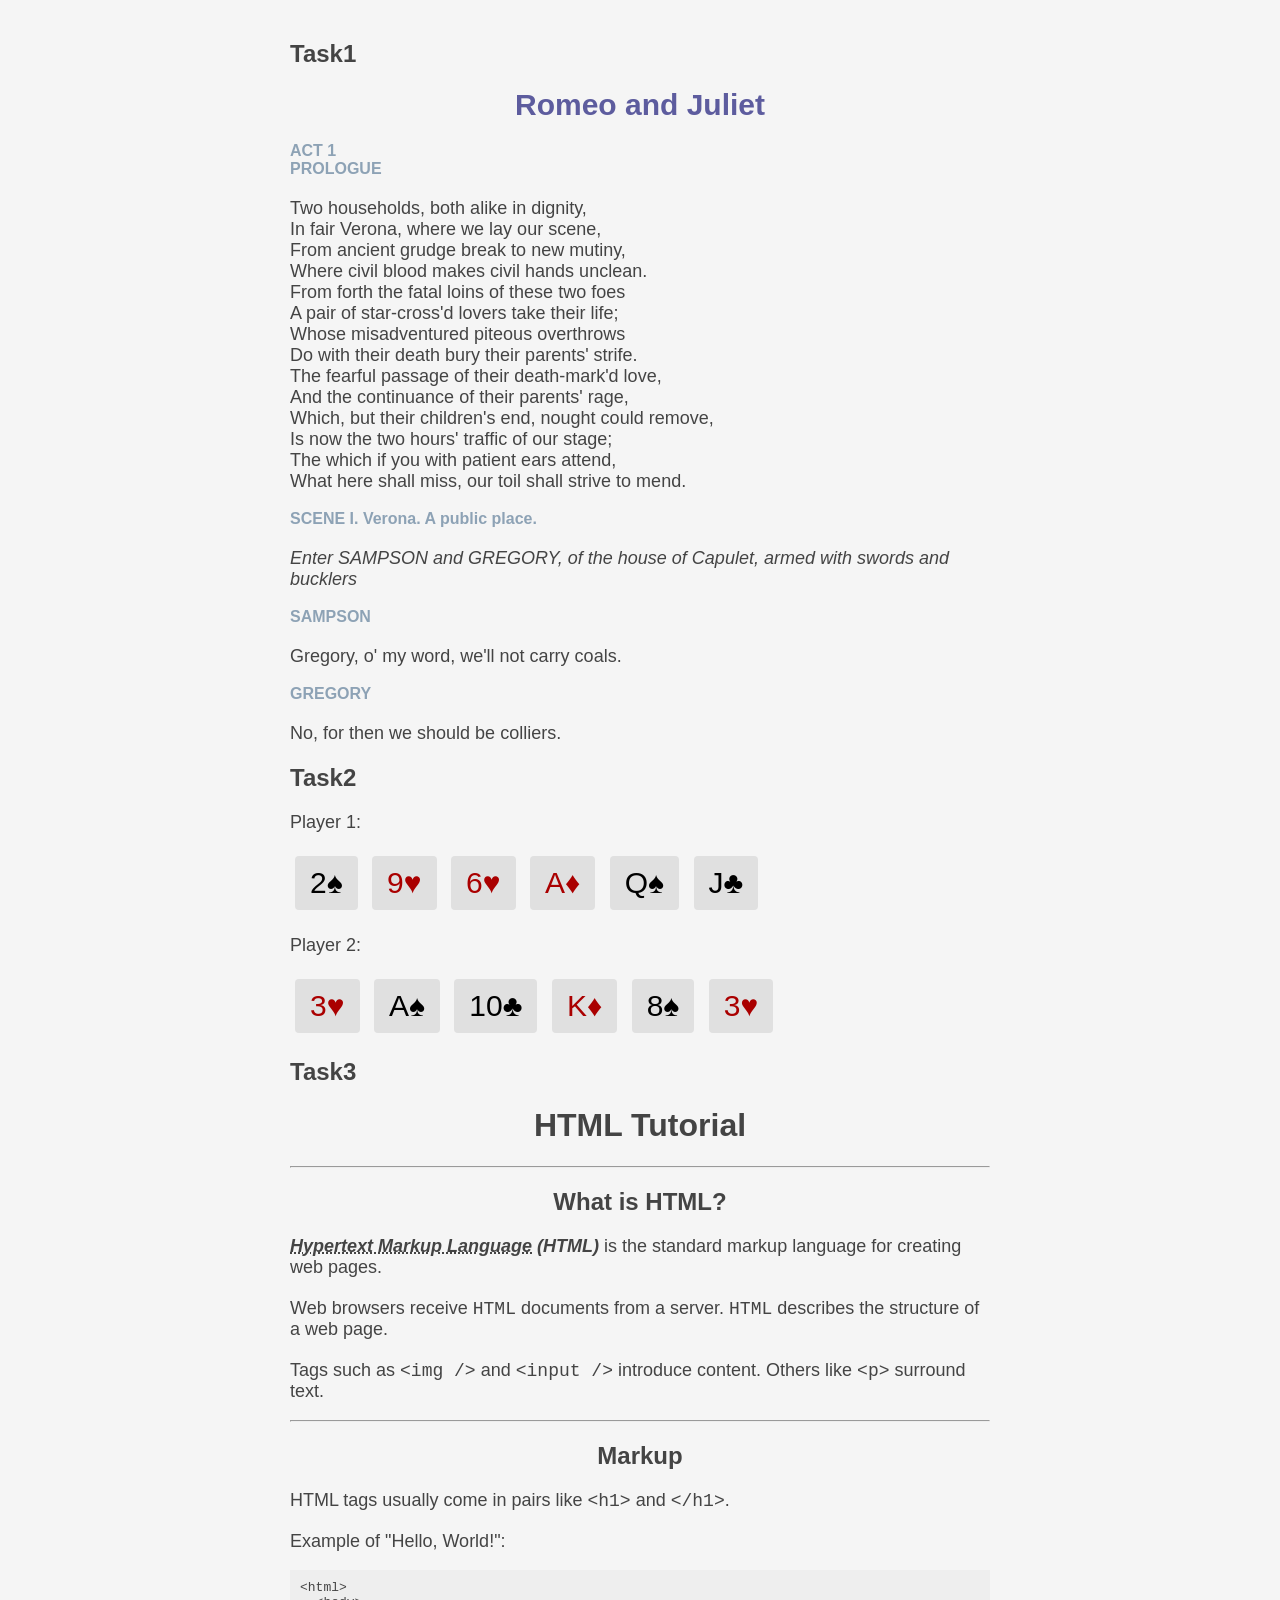
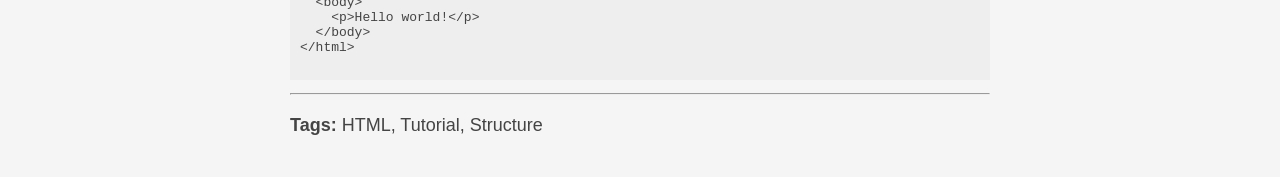
<file: index1.html>
<!DOCTYPE html>
<html lang="en">
<head>
    <meta charset="UTF-8">
    <meta name="viewport" content="width=device-width, initial-scale=1.0">
    <title>Document</title>

</head>
<body>
<style>
        .blue { color: #8da2b5; font-weight: bold;}
        
        .main-title { color: #5d5c9e; text-align: center; font-size: 30px; }

        body { color: #444444; font-family: sans-serif; }
    </style>
</head>
<body>
    <h2>Task1</h2>
    <h1 class="main-title">Romeo and Juliet</h1>

    <div class="blue">ACT 1</div>
    <div class="blue">PROLOGUE</div>

    <p>
        Two households, both alike in dignity,<br>
        In fair Verona, where we lay our scene,<br>
        From ancient grudge break to new mutiny,<br>
        Where civil blood makes civil hands unclean.<br>
        From forth the fatal loins of these two foes<br>
        A pair of star-cross'd lovers take their life;<br>
        Whose misadventured piteous overthrows<br>
        Do with their death bury their parents' strife.<br>
        The fearful passage of their death-mark'd love,<br>
        And the continuance of their parents' rage,<br>
        Which, but their children's end, nought could remove,<br>
        Is now the two hours' traffic of our stage;<br>
        The which if you with patient ears attend,<br>
        What here shall miss, our toil shall strive to mend.
    </p>

    <div class="blue">SCENE I. Verona. A public place.</div>

    <p><i>Enter SAMPSON and GREGORY, of the house of Capulet, armed with swords and bucklers</i></p>

    <div class="blue">SAMPSON</div>
    <p>Gregory, o' my word, we'll not carry coals.</p>

    <div class="blue">GREGORY</div>
    <p>No, for then we should be colliers.</p>








    
    <h2>Task2</h2>
    <title>Card game</title>
    <style>
        body { font-family: sans-serif; padding: 20px; background-color: #f5f5f5; }
        
        .card {
            background-color: #e0e0e0;
            padding: 10px 15px;
            margin: 5px;
            display: inline-block;
            font-size: 30px;
            border-radius: 4px;
        }

        .red { color: #a00; }

        .black { color: #000; }

        p { font-size: 18px; margin-top: 20px; }
    </style>
</head>
<body>

    
    <p>Player 1:</p>
    <div>
        <span class="card black">2&spades;</span>
        <span class="card red">9&hearts;</span>
        <span class="card red">6&hearts;</span>
        <span class="card red">A&diams;</span>
        <span class="card black">Q&spades;</span>
        <span class="card black">J&clubs;</span>
    </div>

    <p>Player 2:</p>
    <div>
        <span class="card red">3&hearts;</span>
        <span class="card black">A&spades;</span>
        <span class="card black">10&clubs;</span>
        <span class="card red">K&diams;</span>
        <span class="card black">8&spades;</span>
        <span class="card red">3&hearts;</span>
    </div>








    <h2>Task3</h2>
    <body style="font-family: sans-serif; max-width: 700px; margin: auto; padding: 20px;">

    <h1 style="text-align: center;">HTML Tutorial</h1>
    <hr>

    <h2 style="text-align: center;">What is HTML?</h2>

    <p>
        <strong><dfn><abbr title="Hypertext Markup Language">Hypertext Markup Language</abbr> (HTML)</dfn></strong> 
        is the standard markup language for creating web pages.
    </p>

    <p>
        Web browsers receive <code>HTML</code> documents from a server. 
        <code>HTML</code> describes the structure of a web page.
    </p>

    <p>
        Tags such as <code>&lt;img /&gt;</code> and <code>&lt;input /&gt;</code> 
        introduce content. Others like <code>&lt;p&gt;</code> surround text.
    </p>
    
    <hr>

    <h2 style="text-align: center;">Markup</h2>

    <p>
        HTML tags usually come in pairs like <code>&lt;h1&gt;</code> and <code>&lt;/h1&gt;</code>.
    </p>

    <p>Example of "Hello, World!":</p>

    <pre style="background-color: #eee; padding: 10px;">
&lt;html&gt;
  &lt;body&gt;
    &lt;p&gt;Hello world!&lt;/p&gt;
  &lt;/body&gt;
&lt;/html&gt;
    </pre>

    <hr>
    <p><strong>Tags:</strong> HTML, Tutorial, Structure</p>
</body>
</html>
</file>
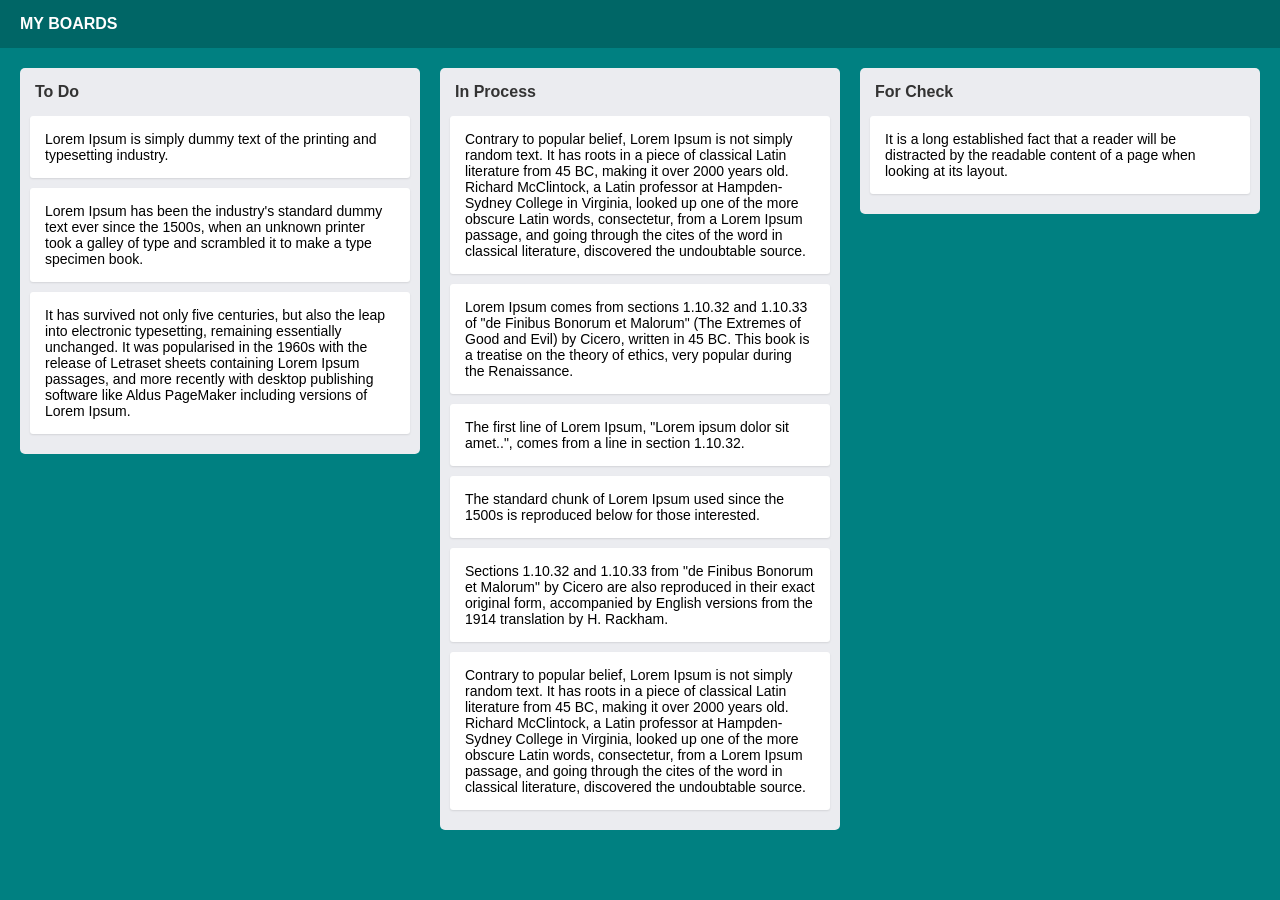
<file: indexhw10.html>
<!DOCTYPE html>
<html lang="uk">
<head>
    <meta charset="UTF-8">
    <title>Дошки завдань</title>
    <link rel="stylesheet" href="stylehw10.css">
</head>
<body>

    <header class="header">
        MY BOARDS
    </header>

    <main class="content-wrapper">
        <!-- Дошка 1 -->
        <section class="board">
            <h2 class="board-title">To Do</h2>
            <div class="tasks-container">
                <div class="task-card">Lorem Ipsum is simply dummy text of the printing and typesetting industry.</div>
                <div class="task-card">Lorem Ipsum has been the industry's standard dummy text ever since the 1500s, when an unknown printer took a galley of type and scrambled it to make a type specimen book.</div>
                <div class="task-card">It has survived not only five centuries, but also the leap into electronic typesetting, remaining essentially unchanged. It was popularised in the 1960s with the release of Letraset sheets containing Lorem Ipsum passages, and more recently with desktop publishing software like Aldus PageMaker including versions of Lorem Ipsum.</div>
            </div>
        </section>

        <section class="board">
            <h2 class="board-title">In Process</h2>
            <div class="tasks-container">
                <div class="task-card">Contrary to popular belief, Lorem Ipsum is not simply random text. It has roots in a piece of classical Latin literature from 45 BC, making it over 2000 years old. Richard McClintock, a Latin professor at Hampden-Sydney College in Virginia, looked up one of the more obscure Latin words, consectetur, from a Lorem Ipsum passage, and going through the cites of the word in classical literature, discovered the undoubtable source.</div>
                <div class="task-card">Lorem Ipsum comes from sections 1.10.32 and 1.10.33 of "de Finibus Bonorum et Malorum" (The Extremes of Good and Evil) by Cicero, written in 45 BC. This book is a treatise on the theory of ethics, very popular during the Renaissance.</div>
                <div class="task-card">The first line of Lorem Ipsum, "Lorem ipsum dolor sit amet..", comes from a line in section 1.10.32.</div>
                <div class="task-card">The standard chunk of Lorem Ipsum used since the 1500s is reproduced below for those interested.</div>
                <div class="task-card">Sections 1.10.32 and 1.10.33 from "de Finibus Bonorum et Malorum" by Cicero are also reproduced in their exact original form, accompanied by English versions from the 1914 translation by H. Rackham.</div>
                <div class="task-card">Contrary to popular belief, Lorem Ipsum is not simply random text. It has roots in a piece of classical Latin literature from 45 BC, making it over 2000 years old. Richard McClintock, a Latin professor at Hampden-Sydney College in Virginia, looked up one of the more obscure Latin words, consectetur, from a Lorem Ipsum passage, and going through the cites of the word in classical literature, discovered the undoubtable source.</div>
            </div>
        </section>

        <section class="board">
            <h2 class="board-title">For Check</h2>
            <div class="tasks-container">
                <div class="task-card">It is a long established fact that a reader will be distracted by the readable content of a page when looking at its layout. </div>
            </div>
        </section>

        <section class="board">
            <h2 class="board-title">Schedule</h2>
            <div class="tasks-container">
                <div class="task-card">The point of using Lorem Ipsum is that it has a more-or-less normal distribution of letters, as opposed to using 'Content here, content here', making it look like readable English.</div>
            </div>
        </section>
    </main>

</body>
</html>
</file>
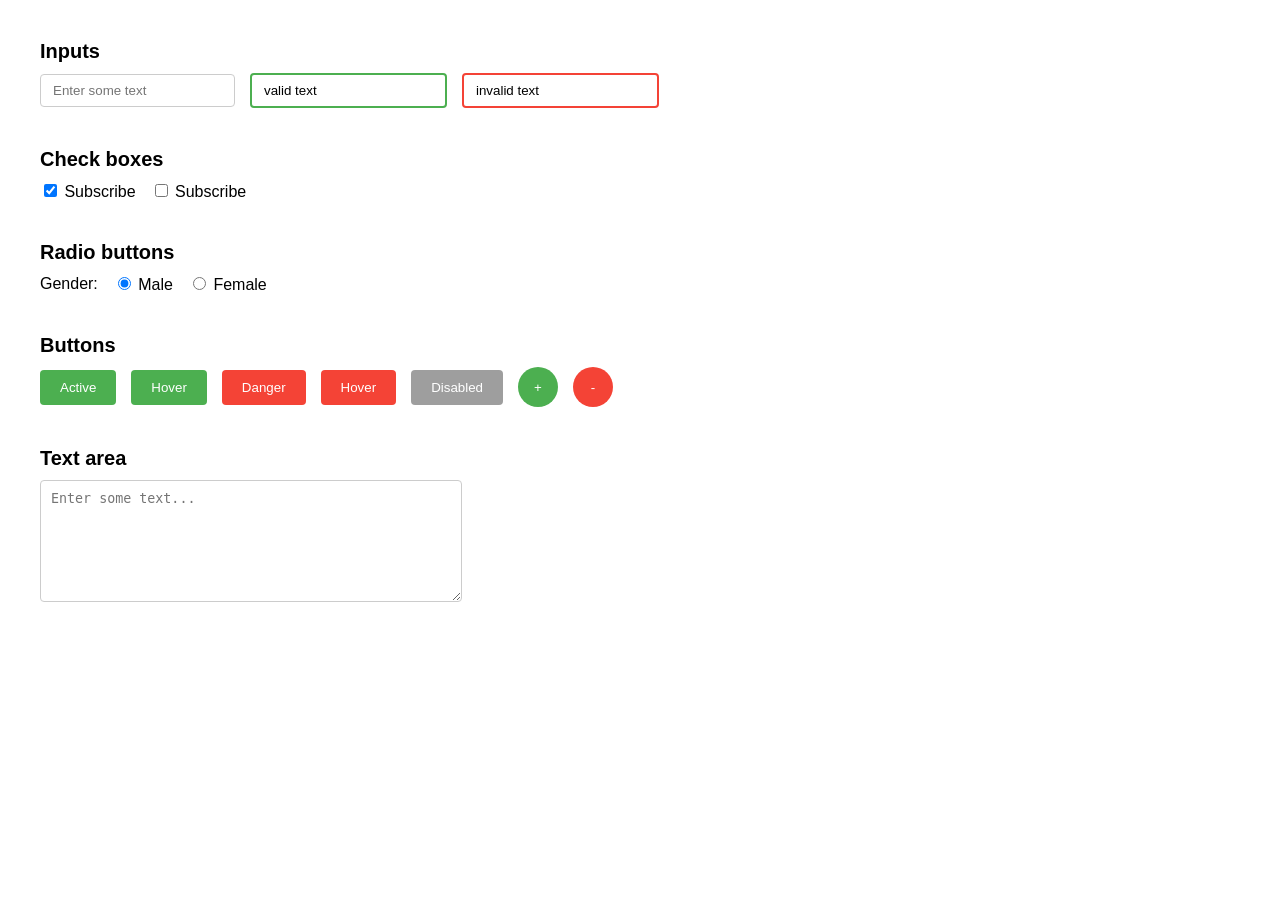
<file: indexhw11,2.html>
<!DOCTYPE html>
<html lang="en">
<head>
    <meta charset="UTF-8">
    <meta name="viewport" content="width=device-width, initial-scale=1.0">
    <title>Document</title>
    <style>
        body {
            font-family: sans-serif;
            padding: 40px;
            background-color: white; /* Чистий білий фон */
            margin: 0;
        }

        .container {
            max-width: 800px;
        }

        .section {
            margin-bottom: 40px; /* Відступи між секціями, щоб не злипалися */
        }

        .row {
            display: flex;
            gap: 15px;
            align-items: center;
            margin-top: 10px;
        }

        h3 {
            margin: 0;
            font-size: 20px;
            color: black;
        }

        /* 2. СТИЛІ ЕЛЕМЕНТІВ (БІБЛІОТЕКА) */

        /* Інпути */
        .lib-input {
            padding: 8px 12px;
            border: 1px solid #ccc;
            border-radius: 4px;
            outline: none;
        }
        .valid { border: 2px solid #4CAF50; }
        .invalid { border: 2px solid #f44336; }

        /* Кнопки */
        .btn {
            padding: 10px 20px;
            border: none;
            border-radius: 4px;
            color: white;
            cursor: pointer;
        }
        .btn-green { background-color: #4CAF50; }
        .btn-green:hover { background-color: #095d0d; }
        
        .btn-red { background-color: #f44336; }
        .btn-red:hover { background-color: #761010; }
        
        .btn-disabled { background-color: #9e9e9e; cursor: not-allowed; }

        /* Круглі кнопки */
        .btn-round {
            width: 40px;
            height: 40px;
            border-radius: 50%;
            padding: 0;
            display: flex;
            justify-content: center;
            align-items: center;
        }

        /* Textarea */
        .lib-textarea {
            width: 400px;
            height: 100px;
            padding: 10px;
            border: 1px solid #ccc;
            border-radius: 4px;
            display: block;
            margin-top: 10px;
        }
    </style>
</head>
<body>
   <div class="container">

    <div class="section">
        <h3>Inputs</h3>
        <div class="row">
            <input type="text" class="lib-input" placeholder="Enter some text">
            <input type="text" class="lib-input valid" value="valid text">
            <input type="text" class="lib-input invalid" value="invalid text">
        </div>
    </div>

    <div class="section">
        <h3>Check boxes</h3>
        <div class="row">
            <label><input type="checkbox" checked> Subscribe</label>
            <label><input type="checkbox"> Subscribe</label>
        </div>
    </div>

    <div class="section">
        <h3>Radio buttons</h3>
        <div class="row">
            <label>Gender:</label>
            <label><input type="radio" name="g" checked> Male</label>
            <label><input type="radio" name="g"> Female</label>
        </div>
    </div>

    <div class="section">
        <h3>Buttons</h3>
        <div class="row">
            <button class="btn btn-green">Active</button>
            <button class="btn btn-green">Hover</button>
            <button class="btn btn-red">Danger</button>
            <button class="btn btn-red">Hover</button>
            <button class="btn btn-disabled" disabled>Disabled</button>
            <button class="btn btn-green btn-round">+</button>
            <button class="btn btn-red btn-round">-</button>
        </div>
    </div>

    <div class="section">
        <h3>Text area</h3>
        <textarea class="lib-textarea" placeholder="Enter some text..."></textarea>
    </div>

</div>
</body>
</html>
</file>
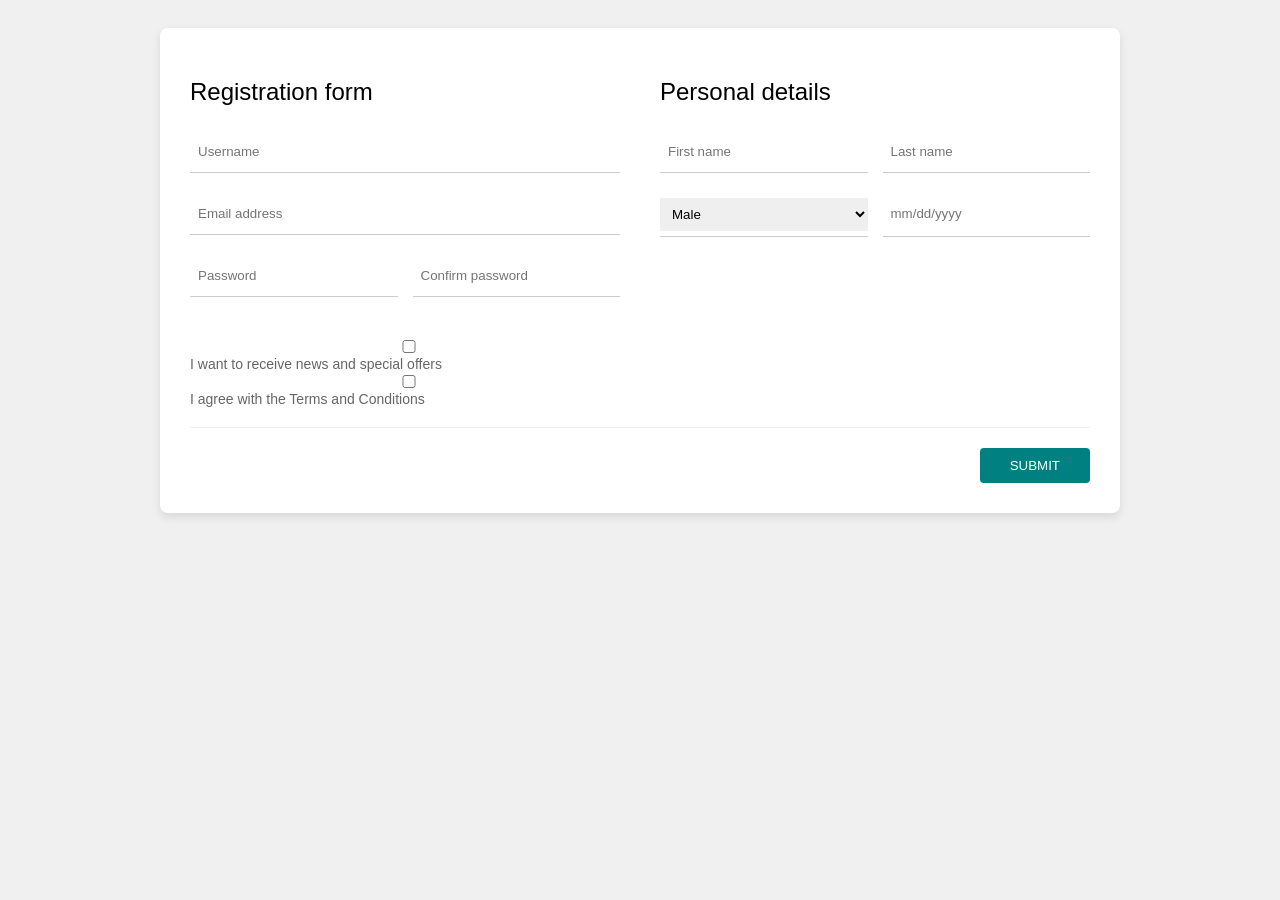
<file: indexhw11,3.html>
<!DOCTYPE html>
<html lang="en">
<head>
    <meta charset="UTF-8">
    <meta name="viewport" content="width=device-width, initial-scale=1.0">
    <title>Document</title>
    <style>
        body { font-family: Arial, sans-serif; background: #f0f0f0; display: flex; justify-content: center; padding: 20px; }
        
        .form-container { 
            background: white; padding: 30px; border-radius: 8px; box-shadow: 0 4px 10px rgba(0,0,0,0.1);
            width: 100%; max-width: 900px;
        }

        .grid-main { 
            display: grid; 
            grid-template-columns: 1fr 1fr; 
            gap: 40px; 
        }
        .grid-row { 
            display: grid; 
            grid-template-columns: 1fr 1fr; 
            gap: 15px; }


        h2 { 
            font-weight: normal; 
            margin-bottom: 25px; 
        }
        .input-group { 
            border-bottom: 1px solid #ccc; 
            margin-bottom: 20px; 
            padding: 5px 0; 
        }
        input, select { border: none; outline: none; width: 100%; padding: 8px; }
        
        .checkbox-group { 
            margin-top: 20px; 
            font-size: 14px; 
            color: #666; 
        }
        .footer { 
            display: flex; 
            justify-content: flex-end; 
            margin-top: 20px; border-top: 1px solid #eee; 
            padding-top: 20px; }
        
        button { 
            background: #008080; 
            color: white; 
            border: none;
             padding: 10px 30px; 
             cursor: pointer; 
             border-radius: 4px; 
            }

        @media (max-width: 900px) {
            .grid-main { grid-template-columns: 1fr; }
        }

        @media (max-width: 600px) {
            .grid-row { grid-template-columns: 1fr; }
        }
    </style>
</head>
<body>
    <form class="form-container">
    <div class="grid-main">
        <div>
            <h2>Registration form</h2>
            <div class="input-group"><input type="text" placeholder="Username"></div>
            <div class="input-group"><input type="email" placeholder="Email address"></div>
            <div class="grid-row">
                <div class="input-group"><input type="password" placeholder="Password"></div>
                <div class="input-group"><input type="password" placeholder="Confirm password"></div>
            </div>
            
            <div class="checkbox-group">
                <label><input type="checkbox"> I want to receive news and special offers</label><br>
                <label><input type="checkbox"> I agree with the Terms and Conditions</label>
            </div>
        </div>

        <div>
            <h2>Personal details</h2>
            <div class="grid-row">
                <div class="input-group"><input type="text" placeholder="First name"></div>
                <div class="input-group"><input type="text" placeholder="Last name"></div>
            </div>
            <div class="grid-row">
                <div class="input-group">
                    <select>
                        <option>Male</option>
                        <option>Female</option>
                    </select>
                </div>
                <div class="input-group"><input type="text" placeholder="mm/dd/yyyy"></div>
            </div>
        </div>
    </div>

    <div class="footer">
        <button type="submit">SUBMIT</button>
    </div>
</form>
</body>
</html>
</file>
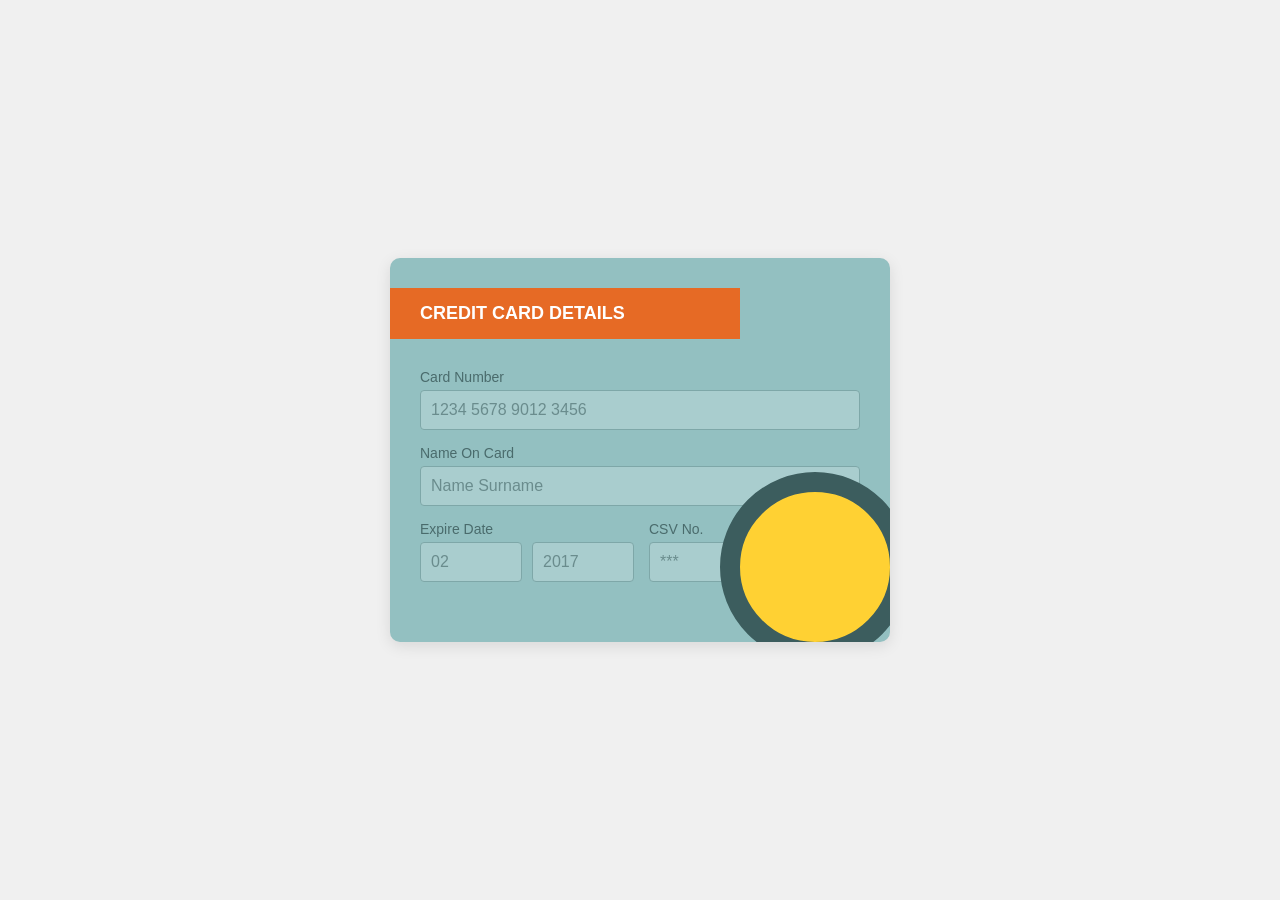
<file: indexhw11.html>
<!DOCTYPE html>
<html lang="uk">
<head>
    <meta charset="UTF-8">
    <meta name="viewport" content="width=device-width, initial-scale=1.0">
    <link rel="stylesheet" href="stylehw11.css">
    <title>Document</title>
</head>
<body>
<div class="card-container">
    <div class="header-banner">CREDIT CARD DETAILS</div>
    
    <form>
        <div class="input-group">
            <label for="card-num">Card Number</label>
            <input type="text" id="card-num" placeholder="1234 5678 9012 3456">
        </div>

        <div class="input-group">
            <label for="name">Name On Card</label>
            <input type="text" id="name" placeholder="Name Surname">
        </div>

        <div class="row">
            <div class="input-group">
                <label>Expire Date</label>
                <div class="expiry-inputs">
                    <input type="text" placeholder="02">
                    <input type="text" placeholder="2017">
                </div>
            </div>

            <div class="input-group csv-input">
                <label for="csv">CSV No.</label>
                <input type="password" id="csv" placeholder="***">
            </div>
        </div>
    </form>

    <div class="decoration">
        <div class="planet"></div>
    </div>
</div>
</body>
</html>
</file>
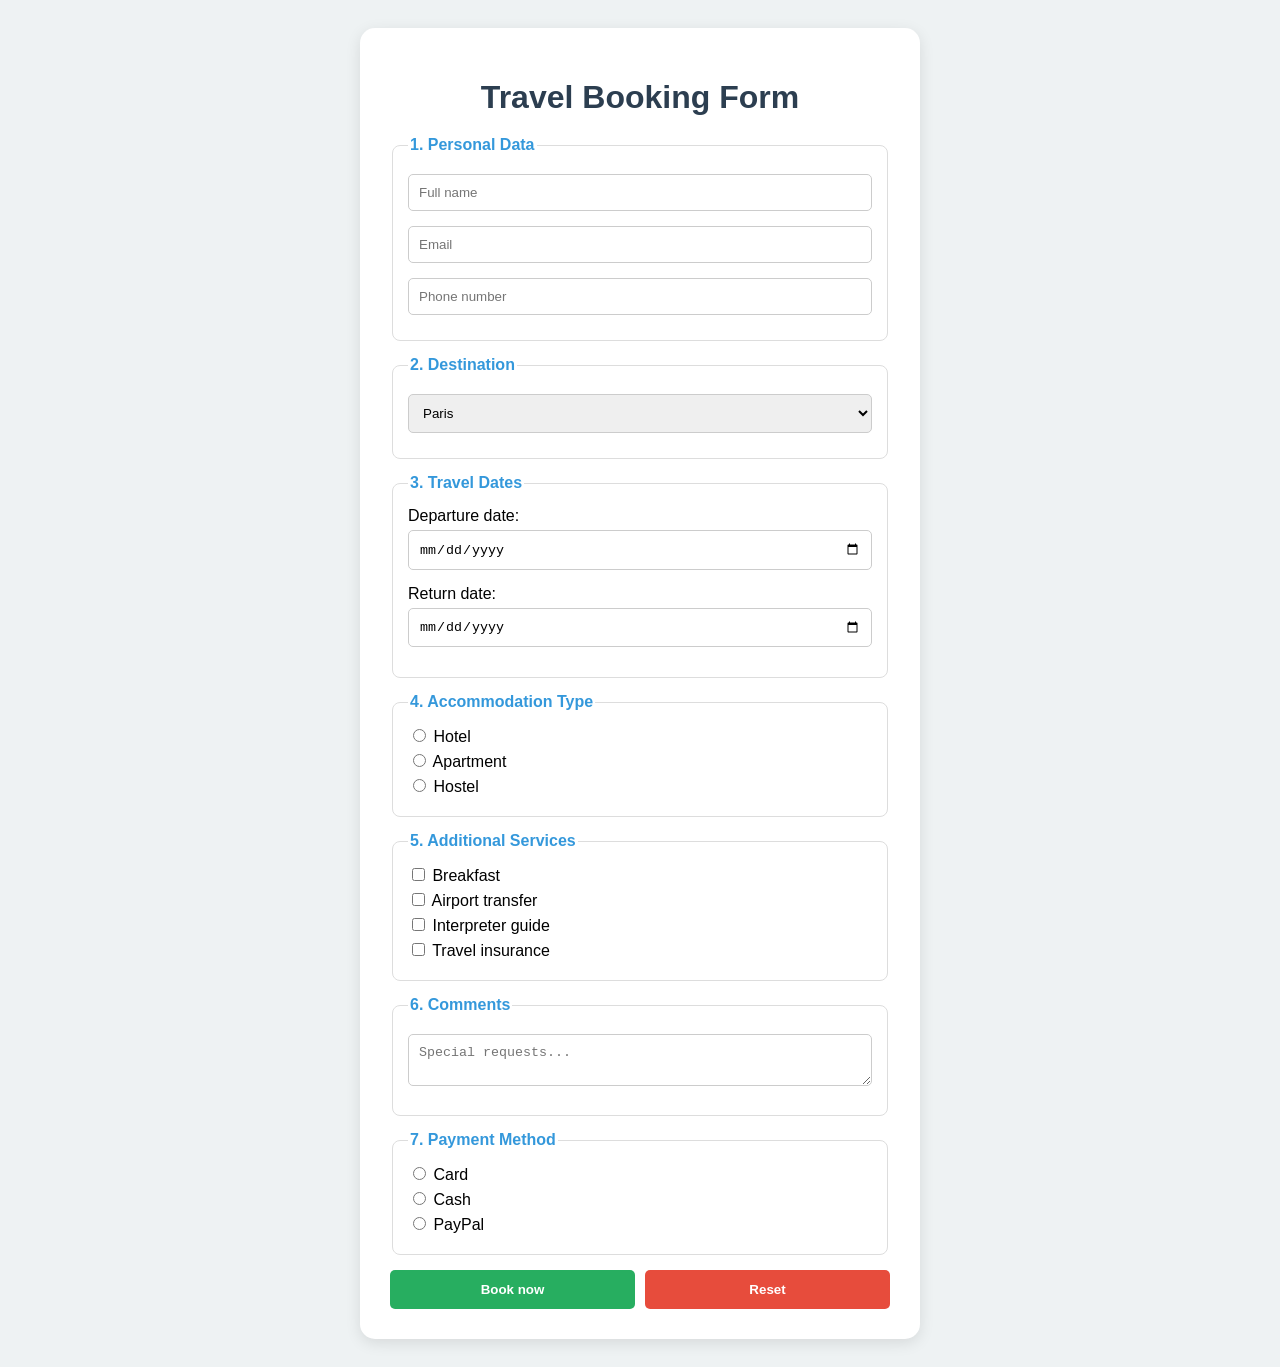
<file: indexhw12.html>
<!DOCTYPE html>
<html lang="en">
<head>
    <meta charset="UTF-8">
    <meta name="viewport" content="width=device-width, initial-scale=1.0">
    <title>Travel Booking Form</title>
    <link rel="stylesheet" href="stylehw12.css">
</head>
<body>

    <div class="form-container">
        <h1>Travel Booking Form</h1>
        <form action="#">
            
            <fieldset>
                <legend>1. Personal Data</legend>
                <input type="text" placeholder="Full name" required>
                <input type="email" placeholder="Email" required>
                <input type="tel" placeholder="Phone number" required>
            </fieldset>

            <fieldset>
                <legend>2. Destination</legend>
                <select id="destination" name="destination">
                    <option value="paris">Paris</option>
                    <option value="rome">Rome</option>
                    <option value="tokyo">Tokyo</option>
                    <option value="newyork">New York</option>
                    <option value="barcelona">Barcelona</option>
                </select>
            </fieldset>

            <fieldset>
                <legend>3. Travel Dates</legend>
                <label>Departure date: <input type="date"></label>
                <label>Return date: <input type="date"></label>
            </fieldset>

            <fieldset>
                <legend>4. Accommodation Type</legend>
                <label><input type="radio" name="stay" value="hotel"> Hotel</label>
                <label><input type="radio" name="stay" value="apartment"> Apartment</label>
                <label><input type="radio" name="stay" value="hostel"> Hostel</label>
            </fieldset>

            <fieldset>
                <legend>5. Additional Services</legend>
                <label><input type="checkbox"> Breakfast</label>
                <label><input type="checkbox"> Airport transfer</label>
                <label><input type="checkbox"> Interpreter guide</label>
                <label><input type="checkbox"> Travel insurance</label>
            </fieldset>

            <fieldset>
                <legend>6. Comments</legend>
                <textarea placeholder="Special requests..."></textarea>
            </fieldset>

            <fieldset>
                <legend>7. Payment Method</legend>
                <label><input type="radio" name="pay" value="card"> Card</label>
                <label><input type="radio" name="pay" value="cash"> Cash</label>
                <label><input type="radio" name="pay" value="paypal"> PayPal</label>
            </fieldset>

            <div class="buttons">
                <button type="submit" class="btn-book">Book now</button>
                <button type="reset" class="btn-reset">Reset</button>
            </div>

        </form>
    </div>

</body>
</html>
</file>
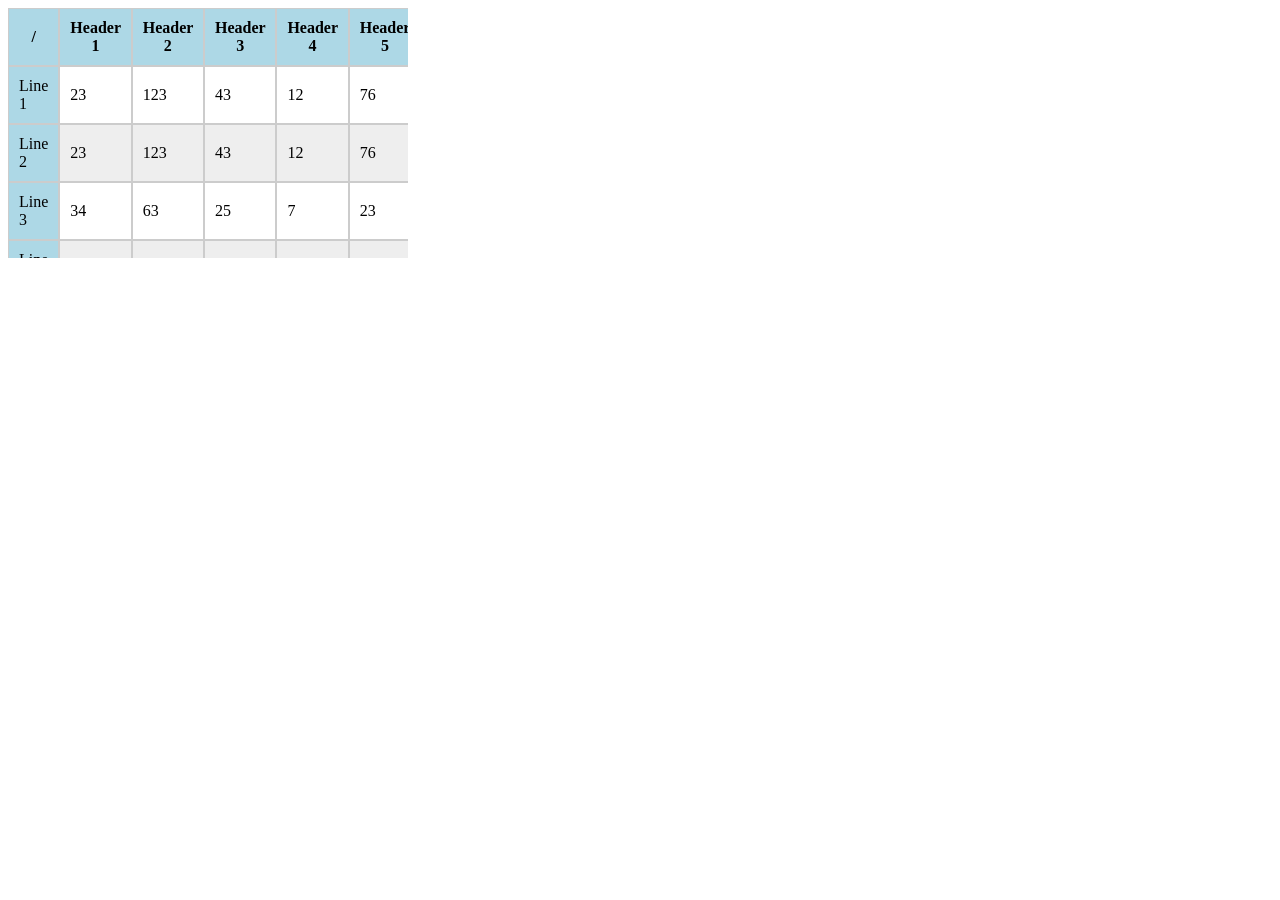
<file: indexhw5.html>
<!DOCTYPE html>
<html lang="en">
<head>
    <meta charset="UTF-8">
    <meta name="viewport" content="width=device-width, initial-scale=1.0">
    <title>Homework 5</title>
    <style>
        th {
            position: sticky;
            top: 0;
            background-color: #add8e6;
        }
        td:first-child {
            position: sticky;
            left: 0;
            background-color: #add8e6;
        }
        th:first-child {
            position: sticky;
            top: 0;
            left: 0;
            background-color: #add8e6;
        }
        tbody tr:nth-child(even) {
            background-color: #eeeeee;
        }
        table { border-collapse: separate; border-spacing: 0; }
        th, td { padding: 10px; border: 1px solid #ccc; }
        .container { width: 400px; height: 250px; overflow: auto; }
    </style>
</head>
<body>
    <div class="container">
    <table>
        <thead>
            <tr>
                <th>/</th>
                <th>Header 1</th>
                <th>Header 2</th>
                <th>Header 3</th>
                <th>Header 4</th>
                <th>Header 5</th>
            </tr>
        </thead>
        <tbody>
            <tr><td>Line 1</td><td>23</td><td>123</td><td>43</td><td>12</td><td>76</td></tr>
            <tr><td>Line 2</td><td>23</td><td>123</td><td>43</td><td>12</td><td>76</td></tr>
            <tr><td>Line 3</td><td>34</td><td>63</td><td>25</td><td>7</td><td>23</td></tr>
            <tr><td>Line 4</td><td>23</td><td>23</td><td>23</td><td>23</td><td>23</td></tr>
            <tr><td>Line 5</td><td>23</td><td>23</td><td>23</td><td>23</td><td>23</td></tr>
            <tr><td>Line 6</td><td>23</td><td>23</td><td>23</td><td>23</td><td>23</td></tr>
        </tbody>
    </table>
</div>
</body>
</html>
</file>
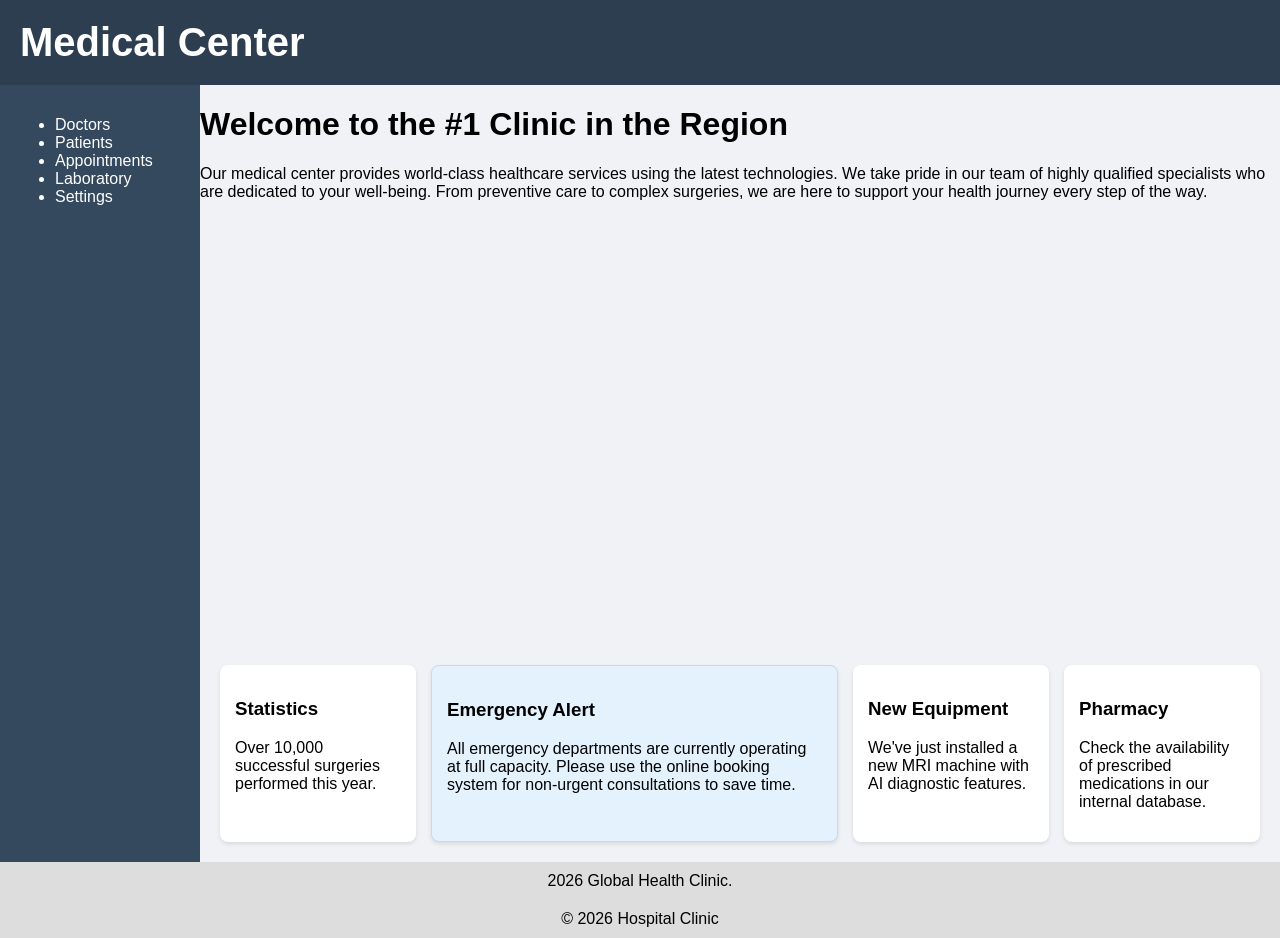
<file: indexhw8.html>
<!DOCTYPE html>
<html lang="en">
<head>
    <meta charset="UTF-8">
    <title>Hospital Dashboard</title>

    <style>
        body {
            margin: 0;
            font-family: sans-serif;
            background-color: #f0f2f5;
        }

        .container {
            display: grid;
            height: 100vh;
            grid-template-areas: 
                "header header"
                "sidebar main"
                "sidebar cards"
                "footer footer";
            grid-template-columns: 200px 1fr;
            grid-template-rows: auto 1fr auto auto;
        }

        .header {
            grid-area: header;
            background: #2c3e50;
            color: white;
            padding: 20px;
            font-size: 2.5rem; 
            font-weight: bold;
        }

        .sidebar {
            grid-area: sidebar;
            background: #34495e;
            color: white;
            padding: 15px;
        }

        .cards {
            grid-area: cards;
            display: grid;
            grid-template-columns: repeat(auto-fit, minmax(150px, 1fr));
            gap: 15px;
            padding: 20px;
        }

        .card {
            background: white;
            padding: 15px;
            border-radius: 8px;
            box-shadow: 0 2px 4px rgba(0,0,0,0.1);
            transition: 0.3s;
        }

        .card:hover {
            transform: translateY(-3px);
            box-shadow: 0 4px 8px rgba(0,0,0,0.2);
        }

        .footer {
            grid-area: footer;
            background: #ddd;
            text-align: center;
            padding: 10px;
        }
    </style>
</head>
<body>

    <div class="container">
        <header class="header">
            Medical Center
        </header>

        <aside class="sidebar">
            <nav>
                <ul>
                    <li>Doctors</li>
                    <li>Patients</li>
                    <li>Appointments</li>
                    <li>Laboratory</li>
                    <li>Settings</li>
                </ul>
            </nav>
        </aside>
        
       <main class="main">
            <h1>Welcome to the #1 Clinic in the Region</h1>
            <p>Our medical center provides world-class healthcare services using the latest technologies. We take pride in our team of highly qualified specialists who are dedicated to your well-being. From preventive care to complex surgeries, we are here to support your health journey every step of the way.</p>
        </main>
        
        <section class="cards">
            <div class="card">
                <h3>Statistics</h3>
                <p>Over 10,000 successful surgeries performed this year.</p>
            </div>
            <div class="card" style="grid-column: span 2; background: #e3f2fd; border: 1px solid #bbdefb;">
                <h3>Emergency Alert</h3>
                <p>All emergency departments are currently operating at full capacity. Please use the online booking system for non-urgent consultations to save time.</p>
            </div>
            <div class="card">
                <h3>New Equipment</h3>
                <p>We've just installed a new MRI machine with AI diagnostic features.</p>
            </div>
            <div class="card">
                <h3>Pharmacy</h3>
                <p>Check the availability of prescribed medications in our internal database.</p>
            </div>
        </section>

        <footer class="footer">
            2026 Global Health Clinic.
        </footer>
    </div>

        <footer class="footer">© 2026 Hospital Clinic</footer>
    </div>

</body>
</html>
</file>
<file: stylehw10.css>
* {
    box-sizing: border-box;
    margin: 0;
    padding: 0;
}

body {
    height: 100vh;
    width: 100vw;
    display: flex;
    flex-direction: column;
    background-color: #008081;
    font-family: sans-serif;
    overflow: hidden;
}

.header {
    background-color: #006666;
    color: white;
    padding: 15px 20px;
    font-weight: bold;
    flex-shrink: 0;
}

.content-wrapper {
    display: flex;
    flex: 1;
    padding: 20px;
    gap: 20px;
    overflow-x: auto;
    align-items: flex-start;
}

.board {
    background-color: #ebecf0;
    min-width: 300px;
    max-width: 400px;
    flex-shrink: 0;
    border-radius: 5px;
    display: flex;
    flex-direction: column;
    max-height: 100%;
}

.board-title {
    padding: 15px;
    font-size: 16px;
    color: #333;
}

.tasks-container {
    padding: 0 10px 10px 10px;
    overflow-y: auto;
}

.task-card {
    background-color: white;
    padding: 15px;
    margin-bottom: 10px;
    border-radius: 3px;
    box-shadow: 0 1px 2px rgba(0,0,0,0.1);
    font-size: 14px;
}
</file>
<file: stylehw11.css>
body {
            font-family: Arial, sans-serif;
            background-color: #f0f0f0;
            display: flex;
            justify-content: center;
            align-items: center;
            height: 100vh;
            margin: 0;
        }

        .card-container {
            background-color: #93c0c1;
            width: 500px;
            padding: 0 0 30px 0;
            border-radius: 10px;
            box-shadow: 0 4px 15px rgba(0,0,0,0.1);
            position: relative;
            overflow: hidden;
        }

        .header-banner {
            background-color: #e66a25;
            color: white;
            padding: 15px 30px;
            font-weight: bold;
            font-size: 18px;
            margin-top: 30px;
            width: 70%;
            box-sizing: border-box;
        }

        form {
            padding: 30px;
            display: flex;
            flex-direction: column;
            gap: 15px;
            color: #4a6b6c;
        }

        .input-group {
            display: flex;
            flex-direction: column;
        }

        label {
            font-size: 14px;
            margin-bottom: 5px;
        }

        input {
            background: rgba(255, 255, 255, 0.2);
            border: 1px solid #7ea7a8;
            padding: 10px;
            border-radius: 4px;
            color: #2c3e40;
            font-size: 16px;
        }

        input::placeholder {
            color: #6a8c8d;
        }

        .row {
            display: flex;
            gap: 15px;
            align-items: flex-end;
        }

        .expiry-inputs {
            display: flex;
            gap: 10px;
        }

        .expiry-inputs input {
            width: 80px;
        }

        .csv-input input {
            width: 80px;
        }

        .decoration {
            position: absolute;
            bottom: 0;
            right: 0;
            width: 150px;
            height: 150px;
            pointer-events: none;
        }

        .planet {
            position: absolute;
            bottom: -20px;
            right: -20px;
            width: 150px;
            height: 150px;
            background-color: #ffd133;
            border-radius: 50%;
            border: 20px solid #3c5d5e;
        }





        /* Всі інпути */
.my-input {
    padding: 10px;
    border: 1px solid #ccc;
    border-radius: 5px;
    outline: none;
    width: 200px;
}

/* Стан: коректні дані */
.my-input.valid {
    border-color: #4CAF50;
    background: #fafffa url('https://cdn-icons-png.flaticon.com/16/190/190411.png') no-repeat right 10px center;
}

/* Стан: помилка */
.my-input.invalid {
    border-color: #f44336;
    background: #fffafa url('https://cdn-icons-png.flaticon.com/16/753/753345.png') no-repeat right 10px center;
}

/* Кнопки */
.btn {
    padding: 10px 20px;
    border: none;
    border-radius: 4px;
    color: white;
    cursor: pointer;
}

.btn-green { background: #4CAF50; }
.btn-green:hover { background: #388E3C; }

.btn-red { background: #f44336; }
.btn-red:hover { background: #d32f2f; }

.btn:disabled {
    background: #9e9e9e;
    cursor: not-allowed;
}

/* Круглі кнопки */
.btn-round {
    width: 35px;
    height: 35px;
    border-radius: 50%;
    display: flex;
    justify-content: center;
    align-items: center;
}

/* Textarea */
.my-textarea {
    width: 100%;
    max-width: 400px;
    height: 100px;
    border: 1px solid #ccc;
    border-radius: 5px;
    padding: 10px;
}
</file>
<file: stylehw12.css>
body {
    font-family: 'Segoe UI', Tahoma, Geneva, Verdana, sans-serif;
    background-color: #eef2f3;
    display: flex;
    justify-content: center;
    padding: 20px;
}

.form-container {
    background: white;
    padding: 30px;
    border-radius: 15px;
    box-shadow: 0 4px 15px rgba(0, 0, 0, 0.1);
    width: 100%;
    max-width: 500px;
}

h1 {
    text-align: center;
    color: #2c3e50;
    margin-bottom: 20px;
}

fieldset {
    border: 1px solid #ddd;
    border-radius: 8px;
    margin-bottom: 15px;
    padding: 15px;
}

legend {
    font-weight: bold;
    color: #3498db;
}

input[type="text"], 
input[type="email"], 
input[type="tel"], 
input[type="date"], 
select, 
textarea {
    width: 100%;
    padding: 10px;
    margin-top: 5px;
    margin-bottom: 10px;
    border: 1px solid #ccc;
    border-radius: 5px;
    box-sizing: border-box;
}

label {
    display: block;
    margin-bottom: 5px;
    cursor: pointer;
}

.buttons {
    display: flex;
    gap: 10px;
}

button {
    flex: 1;
    padding: 12px;
    border: none;
    border-radius: 5px;
    cursor: pointer;
    font-weight: bold;
    transition: background 0.3s ease;
}

.btn-book {
    background-color: #27ae60;
    color: white;
}

.btn-book:hover {
    background-color: #2ecc71;
}

.btn-reset {
    background-color: #e74c3c;
    color: white;
}

.btn-reset:hover {
    background-color: #ff7675;
}
</file>
